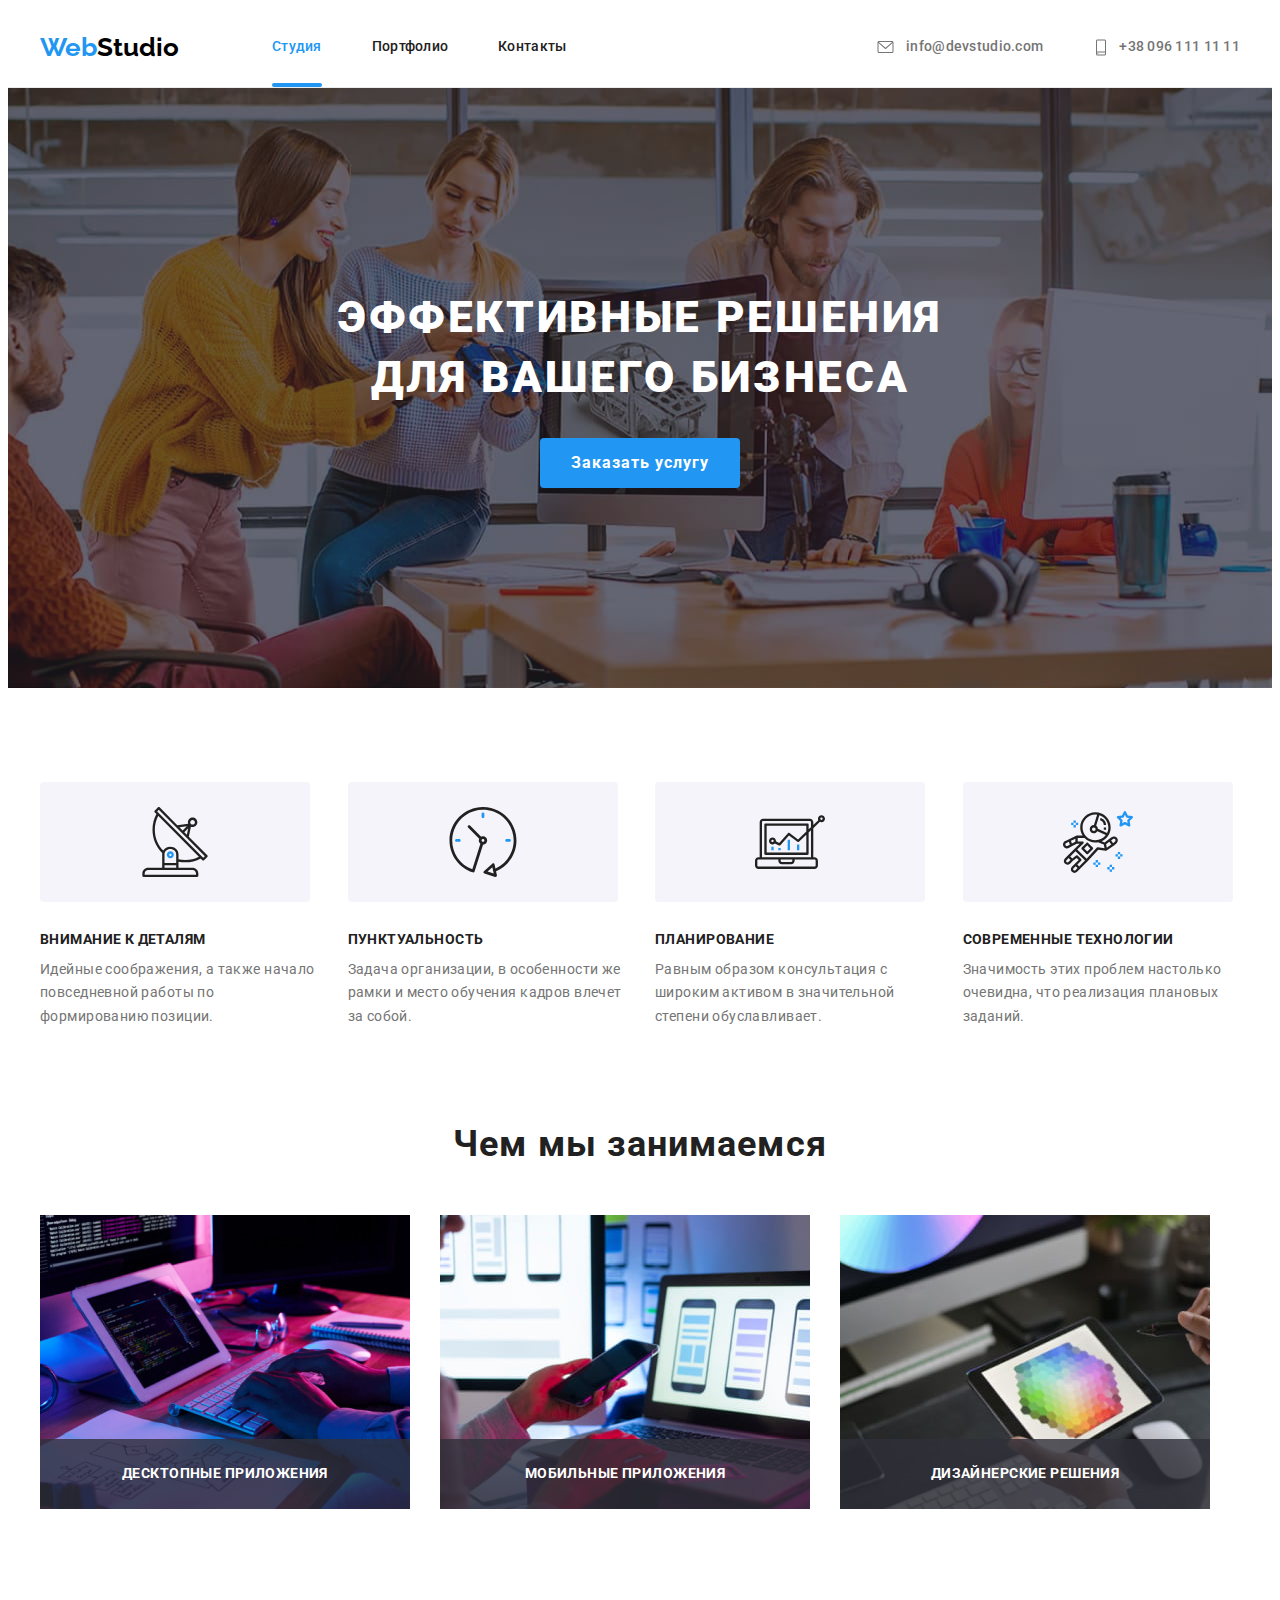
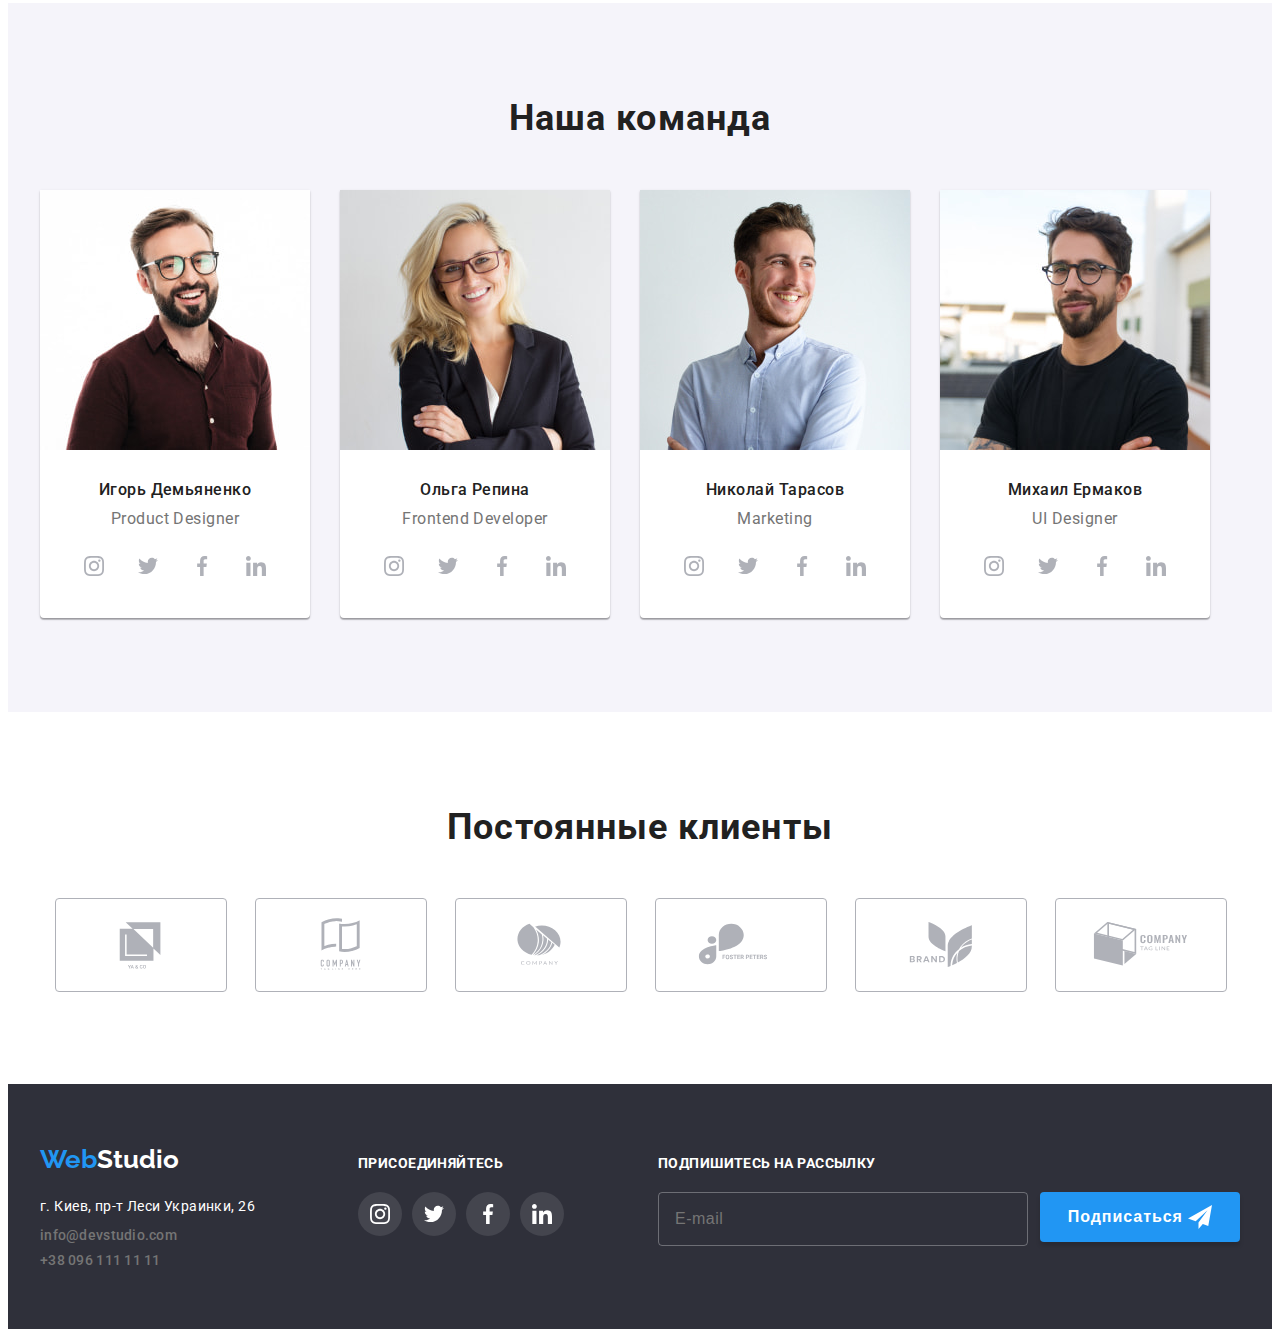
<file: index.html>
<!DOCTYPE html>
<html lang="ru">
  <head>
    <meta charset="UTF-8" />
    <meta http-equiv="X-UA-Compatible" content="IE=edge" />
    <meta name="viewport" content="width=device-width, initial-scale=1.0" />
    <link rel="preconnect" href="https://fonts.googleapis.com" />
    <link rel="preconnect" href="https://fonts.gstatic.com" crossorigin />
    <link
      href="https://fonts.googleapis.com/css2?family=Raleway:wght@700&family=Roboto:wght@400;500;700;900&display=swap"
      rel="stylesheet"
    />
    <title>Студия</title>
    <link
      rel="stylesheet"
      href="https://cdnjs.cloudflare.com/ajax/libs/modern-normalize/1.1.0/modern-normalize.min.css"
      integrity="sha512-wpPYUAdjBVSE4KJnH1VR1HeZfpl1ub8YT/NKx4PuQ5NmX2tKuGu6U/JRp5y+Y8XG2tV+wKQpNHVUX03MfMFn9Q=="
      crossorigin="anonymous"
      referrerpolicy="no-referrer"
    />

    <link rel="stylesheet" href="./css/main.min.css" />
  </head>
  <body>
    <header class="header">
      <div class="container header__container">
        <a lang="en" class="logo" href="./index.html">
          <span class="logo__name">Web</span>Studio
        </a>
        <nav class="navigation">
          <ul class="navigation__list list">
            <li class="navigation__item">
              <a
                href="./index.html"
                class="navigation__link link navigation__link--current"
                >Студия</a
              >
            </li>
            <li class="navigation__item">
              <a href="./portfolio.html" class="navigation__link link"
                >Портфолио</a
              >
            </li>
            <li class="navigation__item">
              <a href="./" class="navigation__link link">Контакты</a>
            </li>
          </ul>
        </nav>
        <ul class="contacts contacts__nav list">
          <li class="contacts__item">
            <a href="mailto:info@devstudio.com" class="contacts__link link">
              <svg class="contacts__icon" width="21" height="16">
                <use href="./images/icons.svg#icon-envelope"></use>
              </svg>
              info@devstudio.com</a
            >
          </li>
          <li class="contacts__item">
            <a href="tel:+380961111111" class="contacts__link link">
              <svg class="contacts__icon" width="16" height="21">
                <use href="./images/icons.svg#icon-smartphone"></use>
              </svg>
              +38 096 111 11 11</a
            >
          </li>
        </ul>
      </div>
    </header>

    <main>
      <section class="hero">
        <div class="container">
          <h1 class="hero__title">
            Эффективные решения
            <br />
            для вашего бизнеса
          </h1>

          <button type="button" class="hero__btn btn" data-modal-open>
            Заказать услугу
          </button>
        </div>
      </section>

      <!--Особенности-->
      <section class="section">
        <div class="container">
          <h2 class="visually-hidden">Особенности</h2>
          <ul class="features list">
            <li class="features-item">
              <div class="features-bgr">
                <svg class="features-icon" width="70" height="70">
                  <use href="./images/icons.svg#icon-antenna"></use>
                </svg>
              </div>
              <h3 class="features-title">Внимание к деталям</h3>
              <p class="features-text">
                Идейные соображения, а также начало повседневной работы по
                формированию позиции.
              </p>
            </li>
            <li class="features-item">
              <div class="features-bgr">
                <svg class="features-icon" width="70" height="70">
                  <use href="./images/icons.svg#icon-clock"></use>
                </svg>
              </div>
              <h3 class="features-title">Пунктуальность</h3>
              <p class="features-text">
                Задача организации, в особенности же рамки и место обучения
                кадров влечет за собой.
              </p>
            </li>
            <li class="features-item">
              <div class="features-bgr">
                <svg class="features-icon" width="70" height="70">
                  <use href="./images/icons.svg#icon-diagram"></use>
                </svg>
              </div>
              <h3 class="features-title">Планирование</h3>
              <p class="features-text">
                Равным образом консультация с широким активом в значительной
                степени обуславливает.
              </p>
            </li>
            <li class="features-item">
              <div class="features-bgr">
                <svg class="features-icon" width="70" height="70">
                  <use href="./images/icons.svg#icon-astronaut"></use>
                </svg>
              </div>
              <h3 class="features-title">Современные технологии</h3>
              <p class="features-text">
                Значимость этих проблем настолько очевидна, что реализация
                плановых заданий.
              </p>
            </li>
          </ul>
        </div>
      </section>
      <!--Чем мы занимаемся-->
      <section class="section about-us">
        <div class="container">
          <h2 class="section__title title">Чем мы занимаемся</h2>
          <ul class="work-list list">
            <li class="work-item">
              <img
                class="work-img"
                src="./images/img.jpg"
                alt="изображение планшета"
                width="370"
                height="294"
              />
              <p class="work-text">Десктопные приложения</p>
            </li>
            <li class="work-item">
              <img
                class="work-img"
                src="./images/img-1.jpg"
                alt="изображение телефона"
                width="370"
                height="294"
              />
              <p class="work-text">Мобильные приложения</p>
            </li>
            <li class="work-item">
              <img
                class="work-img"
                src="./images/img-2.jpg"
                alt="изображение цветовой палитры"
                width="370"
                height="294"
              />
              <p class="work-text">Дизайнерские решения</p>
            </li>
          </ul>
        </div>
      </section>
      <!--Наша команда-->
      <section class="section section--background-color">
        <div class="container">
          <h2 class="section__title title">Наша команда</h2>
          <ul class="our-team list">
            <li class="our-team__item">
              <img
                class="our-team__img"
                src="./images/img-3.jpg"
                alt="фотография прожект менеджера"
                width="270"
                height="260"
              />
              <div class="our-team__content">
                <h3 class="our-team__title">Игорь Демьяненко</h3>
                <p class="our-team__tex">Product Designer</p>
                <ul class="social list">
                  <li class="social__item">
                    <a
                      href=" "
                      class="social__link team__social__link--color link"
                    >
                      <svg class="social__icon" width="20" height="20">
                        <use href="./images/icons.svg#icon-instagram"></use>
                      </svg>
                    </a>
                  </li>
                  <li class="social__item">
                    <a
                      href=" "
                      class="social__link team__social__link--color link"
                    >
                      <svg class="social__icon" width="20" height="20">
                        <use href="./images/icons.svg#icon-twitter"></use>
                      </svg>
                    </a>
                  </li>
                  <li class="social__item">
                    <a
                      href=" "
                      class="social__link team__social__link--color link"
                    >
                      <svg class="social__icon" width="20" height="20">
                        <use href="./images/icons.svg#icon-facebook"></use>
                      </svg>
                    </a>
                  </li>
                  <li class="social__item">
                    <a
                      href=" "
                      class="social__link team__social__link--color link"
                    >
                      <svg class="social__icon" width="20" height="20">
                        <use href="./images/icons.svg#icon-linkedin"></use>
                      </svg>
                    </a>
                  </li>
                </ul>
              </div>
            </li>
            <li class="our-team__item">
              <img
                class="our-team__img"
                src="./images/img-4.jpg"
                alt="фотография фронденд разработчика"
                width="270"
                height="260"
              />
              <div class="our-team__content">
                <h3 class="our-team__title">Ольга Репина</h3>
                <p class="our-team__tex">Frontend Developer</p>
                <ul class="social list">
                  <li class="social__item">
                    <a
                      href=" "
                      class="social__link team__social__link--color link"
                    >
                      <svg class="social__icon" width="20" height="20">
                        <use href="./images/icons.svg#icon-instagram"></use>
                      </svg>
                    </a>
                  </li>
                  <li class="social__item">
                    <a
                      href=" "
                      class="social__link team__social__link--color link"
                    >
                      <svg class="social__icon" width="20" height="20">
                        <use href="./images/icons.svg#icon-twitter"></use>
                      </svg>
                    </a>
                  </li>
                  <li class="social__item">
                    <a
                      href=" "
                      class="social__link team__social__link--color link"
                    >
                      <svg class="social__icon" width="20" height="20">
                        <use href="./images/icons.svg#icon-facebook"></use>
                      </svg>
                    </a>
                  </li>
                  <li class="social__item">
                    <a
                      href=" "
                      class="social__link team__social__link--color link"
                    >
                      <svg class="social__icon" width="20" height="20">
                        <use href="./images/icons.svg#icon-linkedin"></use>
                      </svg>
                    </a>
                  </li>
                </ul>
              </div>
            </li>
            <li class="our-team__item">
              <img
                class="our-team__img"
                src="./images/img-5.jpg"
                alt="фотография маркетолога"
                width="270"
                height="260"
              />
              <div class="our-team__content">
                <h3 class="our-team__title">Николай Тарасов</h3>
                <p class="our-team__tex">Marketing</p>
                <ul class="social list">
                  <li class="social__item">
                    <a
                      href=" "
                      class="social__link team__social__link--color link"
                    >
                      <svg class="social__icon" width="20" height="20">
                        <use href="./images/icons.svg#icon-instagram"></use>
                      </svg>
                    </a>
                  </li>
                  <li class="social__item">
                    <a
                      href=" "
                      class="social__link team__social__link--color link"
                    >
                      <svg class="social__icon" width="20" height="20">
                        <use href="./images/icons.svg#icon-twitter"></use>
                      </svg>
                    </a>
                  </li>
                  <li class="social__item">
                    <a
                      href=" "
                      class="social__link team__social__link--color link"
                    >
                      <svg class="social__icon" width="20" height="20">
                        <use href="./images/icons.svg#icon-facebook"></use>
                      </svg>
                    </a>
                  </li>
                  <li class="social__item">
                    <a
                      href=" "
                      class="social__link team__social__link--color link"
                    >
                      <svg class="social__icon" width="20" height="20">
                        <use href="./images/icons.svg#icon-linkedin"></use>
                      </svg>
                    </a>
                  </li>
                </ul>
              </div>
            </li>
            <li class="our-team__item">
              <img
                class="our-team__img"
                src="./images/img-6.jpg"
                alt="фотография дизайнера"
                width="270"
                height="260"
              />
              <div class="our-team__content">
                <h3 class="our-team__title">Михаил Ермаков</h3>
                <p class="our-team__tex">UI Designer</p>
                <ul class="social list">
                  <li class="social__item">
                    <a
                      href=" "
                      class="social__link team__social__link--color link"
                    >
                      <svg class="social__icon" width="20" height="20">
                        <use href="./images/icons.svg#icon-instagram"></use>
                      </svg>
                    </a>
                  </li>
                  <li class="social__item">
                    <a
                      href=" "
                      class="social__link team__social__link--color link"
                    >
                      <svg class="social__icon" width="20" height="20">
                        <use href="./images/icons.svg#icon-twitter"></use>
                      </svg>
                    </a>
                  </li>
                  <li class="social__item">
                    <a
                      href=" "
                      class="social__link team__social__link--color link"
                    >
                      <svg class="social__icon" width="20" height="20">
                        <use href="./images/icons.svg#icon-facebook"></use>
                      </svg>
                    </a>
                  </li>
                  <li class="social__item">
                    <a
                      href=" "
                      class="social__link team__social__link--color link"
                    >
                      <svg class="social__icon" width="20" height="20">
                        <use href="./images/icons.svg#icon-linkedin"></use>
                      </svg>
                    </a>
                  </li>
                </ul>
              </div>
            </li>
          </ul>
        </div>
      </section>
      <!--Клиенты-->
      <section class="section clients">
        <div class="container">
          <h2 class="section__title title">Постоянные клиенты</h2>
          <ul class="clients-list list">
            <li class="clients-item">
              <a href="" class="clients-link link">
                <svg class="clients-icon" width="106" height="60">
                  <use href="./images/icons.svg#icon-Logo_1"></use>
                </svg>
              </a>
            </li>
            <li class="clients-item">
              <a href="" class="clients-link link">
                <svg class="clients-icon" width="106" height="60">
                  <use href="./images/icons.svg#icon-Logo_2"></use>
                </svg>
              </a>
            </li>
            <li class="clients-item">
              <a href="" class="clients-link link">
                <svg class="clients-icon" width="106" height="60">
                  <use href="./images/icons.svg#icon-Logo_3"></use>
                </svg>
              </a>
            </li>
            <li class="clients-item">
              <a href="" class="clients-link link">
                <svg class="clients-icon" width="106" height="60">
                  <use href="./images/icons.svg#icon-Logo_4"></use>
                </svg>
              </a>
            </li>
            <li class="clients-item">
              <a href="" class="clients-link link">
                <svg class="clients-icon" width="106" height="60">
                  <use href="./images/icons.svg#icon-Logo_5"></use>
                </svg>
              </a>
            </li>
            <li class="clients-item">
              <a href="" class="clients-link link">
                <svg class="clients-icon" width="106" height="60">
                  <use href="./images/icons.svg#icon-Logo_6"></use>
                </svg>
              </a>
            </li>
          </ul>
        </div>
      </section>
    </main>
    <!--Подвал-->
    <footer class="footer">
      <div class="container footer__container">
        <div class="footer-navigation">
          <a lang="en" class="logo footer__logo--color" href="./index.html">
            <span class="logo__name">Web</span>Studio</a
          >

          <address class="footer-contacts">
            <ul class="footer-contacts-nav list">
              <li class="footer-contacts-nav__item">
                <a
                  class="footer-contacts__address link"
                  href="https://goo.gl/maps/B6ewJvgk48bcKLAQ6"
                  target="_blank"
                  rel="noopener nofollow noreferr"
                  >г. Киев, пр-т Леси Украинки, 26</a
                >
              </li>
              <li class="footer-contacts-nav__item">
                <a href="mailto:info@devstudio.com" class="contacts__link link"
                  >info@devstudio.com</a
                >
              </li>
              <li class="footer-contacts-nav__item">
                <a href="tel:+380961111111" class="contacts__link link"
                  >+38 096 111 11 11</a
                >
              </li>
            </ul>
          </address>
        </div>
        <div class="footer-social-block">
          <h2 class="footer-social-block__title">присоединяйтесь</h2>
          <ul class="social list">
            <li class="social__item">
              <a href=" " class="social__link footer__social__link--color link">
                <svg class="social__icon" width="20" height="20">
                  <use href="./images/icons.svg#icon-instagram"></use>
                </svg>
              </a>
            </li>
            <li class="social__item">
              <a href=" " class="social__link footer__social__link--color link">
                <svg class="social__icon" width="20" height="20">
                  <use href="./images/icons.svg#icon-twitter"></use>
                </svg>
              </a>
            </li>
            <li class="social__item">
              <a href=" " class="social__link footer__social__link--color link">
                <svg class="social__icon" width="20" height="20">
                  <use href="./images/icons.svg#icon-facebook"></use>
                </svg>
              </a>
            </li>
            <li class="social__item">
              <a href=" " class="social__link footer__social__link--color link">
                <svg class="social__icon" width="20" height="20">
                  <use href="./images/icons.svg#icon-linkedin"></use>
                </svg>
              </a>
            </li>
          </ul>
        </div>
        <div class="subscrible">
          <p class="subscrible__title">Подпишитесь на рассылку</p>
          <div class="subscrible__modal">
            <form class="subscrible__form">
              <div class="subscrible__box">
                <label class="subscrible__lable visually-hidden" for="mail"
                  >E-mail</label
                >
                <input
                  type="email"
                  class="subscrible__input"
                  name="user-email"
                  id="mail"
                  required
                  placeholder="E-mail "
                />
                <button type="submit" class="btn-footer-send">
                  Подписаться
                  <svg class="subscrible__icon" width="24" height="24">
                    <use href="./images/icons.svg#icon-icon-send"></use>
                  </svg>
                </button>
              </div>
            </form>
          </div>
        </div>
      </div>
    </footer>
    <!--Modal-->
    <div class="backdrop is-hidden" data-modal>
      <div class="modal">
        <button type="button" class="modal-close" data-modal-close>
          <svg class="btn-modal-close" width="18" height="18">
            <use href="./images/icons.svg#icon-close-black"></use>
          </svg>
        </button>
        <p class="modal-title">Оставьте свои данные, мы вам перезвоним</p>
        <form class="modal-form">
          <div class="modal-field">
            <label class="modal-label" for="user-name"> Имя</label>
            <div class="input-wrap">
              <input
                type="text"
                class="modal-input"
                name="user-name"
                placeholder="Введите имя"
                required
                id="user-name"
              />
              <svg class="input-icon" width="18" height="18">
                <use href="./images/icons.svg#icon-person-mod"></use>
              </svg>
            </div>
          </div>
          <div class="modal-field">
            <label class="modal-label" for="user-tel">Телефон</label>
            <div class="input-wrap">
              <input
                type="tel"
                class="modal-input"
                placeholder="Введите номер телефона"
                name="user-tel"
                id="user-tel"
                required
                value=""
                title="+380 (96) 111-11-11"
              />
              <svg class="input-icon" width="18" height="18">
                <use href="./images/icons.svg#icon-phone-mod"></use>
              </svg>
            </div>
          </div>
          <div class="modal-field">
            <label class="modal-label" for="user-email">Почта</label>
            <div class="input-wrap">
              <input
                type="email"
                class="modal-input"
                name="user-email"
                placeholder="Введите почту"
                id="user-email"
              />
              <svg class="input-icon" width="18" height="18">
                <use href="./images/icons.svg#icon-email-mod"></use>
              </svg>
            </div>
          </div>

          <div class="modal-field">
            <label class="modal-label" for="user-text">Комментарий</label>
            <textarea
              name="user-text"
              id="user-text"
              placeholder="Введите текст"
              class="modal-text"
            ></textarea>
          </div>
          <div class="modal-field-chek">
            <input
              type="checkbox"
              name="policy"
              id="policy"
              class="modal-check visually-hidden"
              value="true"
            />
            <label for="policy" class="check-text">
              <span>
                <svg class="check-icon" width="13" height="10">
                  <use href="./images/icons.svg#icon-check-mod"></use>
                </svg>
              </span>
              Соглашаюсь с рассылкой и принимаю &ensp;

              <a href="" class="modal-link">Условия договора</a></label
            >
          </div>

          <button type="submit" class="hero__btn">Отправить</button>
        </form>
      </div>
    </div>
    <script src="./js/modal.js"></script>
  </body>
</html>
</file>
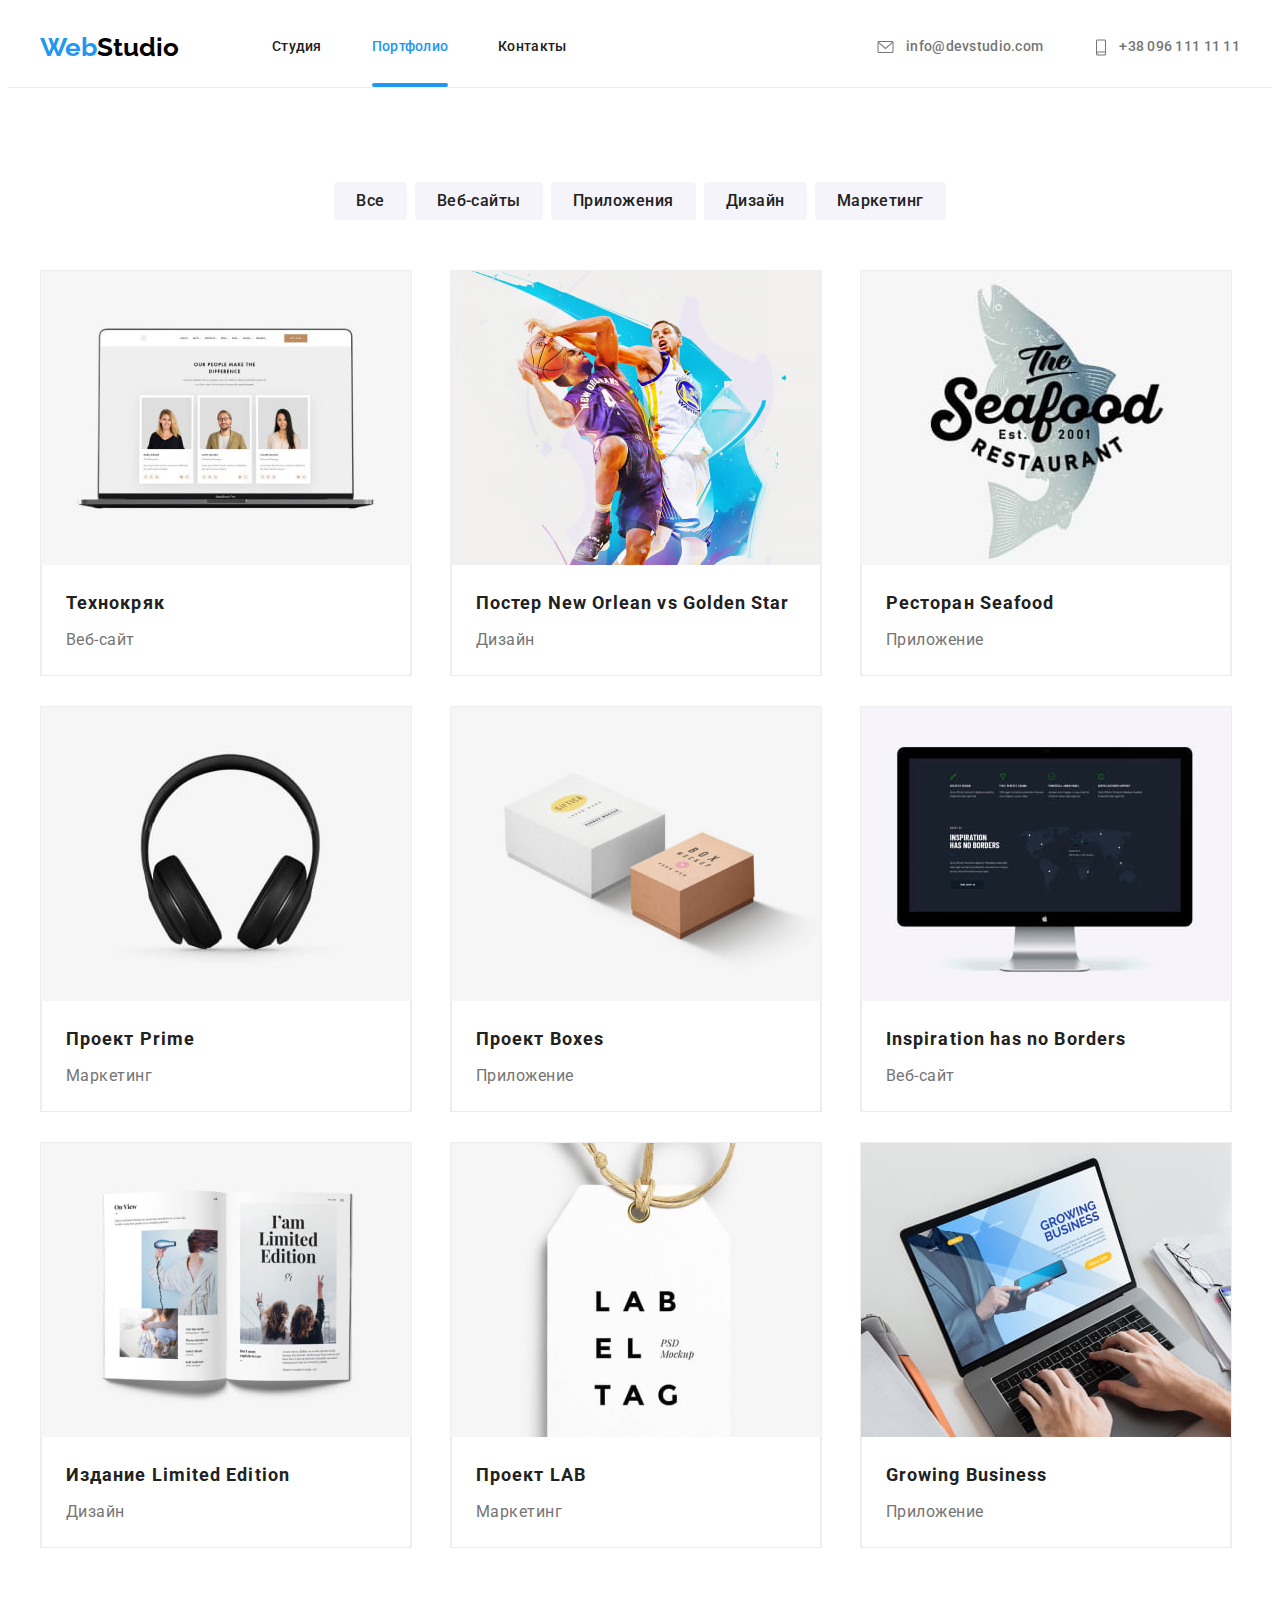
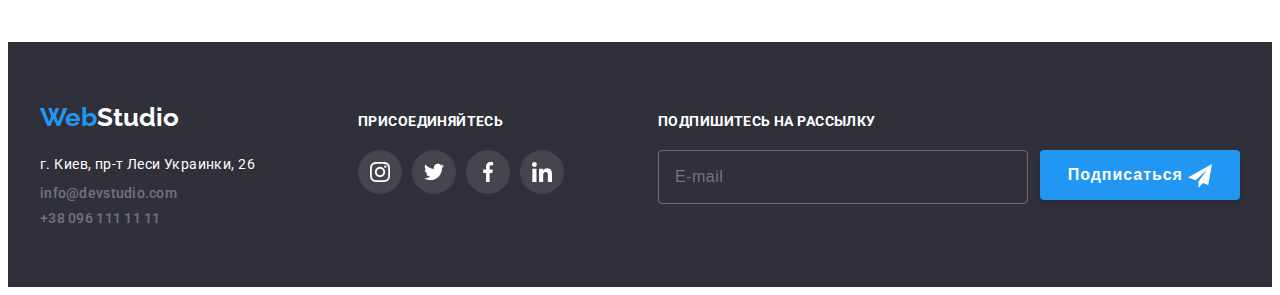
<file: portfolio.html>
<!DOCTYPE html>
<html lang="ru">
  <head>
    <meta charset="UTF-8" />
    <meta http-equiv="X-UA-Compatible" content="IE=edge" />
    <meta name="viewport" content="width=device-width, initial-scale=1.0" />
    <link rel="preconnect" href="https://fonts.googleapis.com" />
    <link rel="preconnect" href="https://fonts.gstatic.com" crossorigin />
    <link
      href="https://fonts.googleapis.com/css2?family=Raleway:wght@700&family=Roboto:wght@400;500;700;900&display=swap"
      rel="stylesheet"
    />
    <title>Портфолио</title>
    <link
      rel="stylesheet"
      href="https://cdnjs.cloudflare.com/ajax/libs/modern-normalize/1.1.0/modern-normalize.min.css"
      integrity="sha512-wpPYUAdjBVSE4KJnH1VR1HeZfpl1ub8YT/NKx4PuQ5NmX2tKuGu6U/JRp5y+Y8XG2tV+wKQpNHVUX03MfMFn9Q=="
      crossorigin="anonymous"
      referrerpolicy="no-referrer"
    />

    <link rel="stylesheet" href="./css/main.min.css" />
  </head>
  <body>
    <header class="header">
      <div class="container header__container">
        <a lang="en" class="logo" href="./index.html">
          <span class="logo__name">Web</span>Studio
        </a>
        <nav class="navigation">
          <ul class="navigation__list list">
            <li class="navigation__item">
              <a href="./index.html" class="navigation__link link">Студия</a>
            </li>
            <li class="navigation__item">
              <a
                href="./portfolio.html"
                class="navigation__link navigation__link--current link"
                >Портфолио</a
              >
            </li>
            <li class="navigation__item">
              <a href="./" class="navigation__link link">Контакты</a>
            </li>
          </ul>
        </nav>
        <ul class="contacts contacts__nav list">
          <li class="contacts__item">
            <a href="mailto:info@devstudio.com" class="contacts__link link">
              <svg class="contacts__icon" width="21" height="16">
                <use href="./images/icons.svg#icon-envelope"></use>
              </svg>
              info@devstudio.com</a
            >
          </li>
          <li class="contacts__item">
            <a href="tel:+380961111111" class="contacts__link link">
              <svg class="contacts__icon" width="16" height="21">
                <use href="./images/icons.svg#icon-smartphone"></use>
              </svg>
              +38 096 111 11 11</a
            >
          </li>
        </ul>
      </div>
    </header>

    <main>
      <section class="section">
        <div class="container">
          <h1 class="visually-hidden">Примеры портфолио</h1>
          <ul class="filter list">
            <li class="filter-item">
              <button type="button" class="portfolio-btn">Все</button>
            </li>
            <li class="filter-item">
              <button type="button" class="portfolio-btn">Веб-сайты</button>
            </li>
            <li class="filter-item">
              <button type="button" class="portfolio-btn">Приложения</button>
            </li>
            <li class="filter-item">
              <button type="button" class="portfolio-btn">Дизайн</button>
            </li>
            <li class="filter-item">
              <button type="button" class="portfolio-btn">Маркетинг</button>
            </li>
          </ul>
          <ul class="projects list">
            <li class="projects-item">
              <a class="projects-link link" href="">
                <div class="projects-top-wrap">
                  <img
                    class="projects-img"
                    src="./images/img-portfolio-1.jpg"
                    alt="Пример работы 1"
                    width="370"
                    height="294"
                  />
                  <p class="projects-top-text">
                    Ресурс предлагает комплексные предложения с разным уровнем
                    функционала и сервисов. Все это позволит посетителю получить
                    исчерпывающие сведения о компании или частном лице.
                  </p>
                </div>

                <div class="projects-content">
                  <h2 class="projects-title">Технокряк</h2>
                  <p class="projects-text">Веб-сайт</p>
                </div>
              </a>
            </li>
            <li class="projects-item">
              <a class="projects-link link" href="">
                <div class="projects-top-wrap">
                  <img
                    class="projects-img"
                    src="./images/img-portfolio-2.jpg"
                    alt="Пример работы 2"
                    width="370"
                    height="294"
                  />
                  <p class="projects-top-text">
                    Ресурс предлагает комплексные предложения с разным уровнем
                    функционала и сервисов. Все это позволит посетителю получить
                    исчерпывающие сведения о компании или частном лице.
                  </p>
                </div>

                <div class="projects-content">
                  <h2 class="projects-title">
                    Постер New Orlean vs Golden Star
                  </h2>
                  <p class="projects-text">Дизайн</p>
                </div>
              </a>
            </li>
            <li class="projects-item">
              <a class="projects-link link" href="">
                <div class="projects-top-wrap">
                  <img
                    class="projects-img"
                    src="./images/img-portfolio-3.jpg"
                    alt="Пример работы 3"
                    width="370"
                    height="294"
                  />
                  <p class="projects-top-text">
                    Ресурс предлагает комплексные предложения с разным уровнем
                    функционала и сервисов. Все это позволит посетителю получить
                    исчерпывающие сведения о компании или частном лице.
                  </p>
                </div>

                <div class="projects-content">
                  <h2 class="projects-title">Ресторан Seafood</h2>
                  <p class="projects-text">Приложение</p>
                </div>
              </a>
            </li>
            <li class="projects-item">
              <a class="projects-link link" href="">
                <div class="projects-top-wrap">
                  <img
                    class="projects-img"
                    src="./images/img-portfolio-4.jpg"
                    alt="Пример работы 4"
                    width="370"
                    height="294"
                  />
                  <p class="projects-top-text">
                    Ресурс предлагает комплексные предложения с разным уровнем
                    функционала и сервисов. Все это позволит посетителю получить
                    исчерпывающие сведения о компании или частном лице.
                  </p>
                </div>
                <div class="projects-content">
                  <h2 class="projects-title">Проект Prime</h2>
                  <p class="projects-text">Маркетинг</p>
                </div>
              </a>
            </li>
            <li class="projects-item">
              <a class="projects-link link" href="">
                <div class="projects-top-wrap">
                  <img
                    class="projects-img"
                    src="./images/img-portfolio-5.jpg"
                    alt="Пример работы 5"
                    width="370"
                    height="294"
                  />
                  <p class="projects-top-text">
                    Ресурс предлагает комплексные предложения с разным уровнем
                    функционала и сервисов. Все это позволит посетителю получить
                    исчерпывающие сведения о компании или частном лице.
                  </p>
                </div>
                <div class="projects-content">
                  <h2 class="projects-title">Проект Boxes</h2>
                  <p class="projects-text">Приложение</p>
                </div>
              </a>
            </li>
            <li class="projects-item">
              <a class="projects-link link" href="">
                <div class="projects-top-wrap">
                  <img
                    class="projects-img"
                    src="./images/img-portfolio-6.jpg"
                    alt="Пример работы 6"
                    width="370"
                    height="294"
                  />
                  <p class="projects-top-text">
                    Ресурс предлагает комплексные предложения с разным уровнем
                    функционала и сервисов. Все это позволит посетителю получить
                    исчерпывающие сведения о компании или частном лице.
                  </p>
                </div>
                <div class="projects-content">
                  <h2 class="projects-title">Inspiration has no Borders</h2>
                  <p class="projects-text">Веб-сайт</p>
                </div>
              </a>
            </li>
            <li class="projects-item">
              <a class="projects-link link" href="">
                <div class="projects-top-wrap">
                  <img
                    class="projects-img"
                    src="./images/img-portfolio-7.jpg"
                    alt="Пример работы 7"
                    width="370"
                    height="294"
                  />
                  <p class="projects-top-text">
                    Ресурс предлагает комплексные предложения с разным уровнем
                    функционала и сервисов. Все это позволит посетителю получить
                    исчерпывающие сведения о компании или частном лице.
                  </p>
                </div>

                <div class="projects-content">
                  <h2 class="projects-title">Издание Limited Edition</h2>
                  <p class="projects-text">Дизайн</p>
                </div>
              </a>
            </li>
            <li class="projects-item">
              <a class="projects-link link" href="">
                <div class="projects-top-wrap">
                  <img
                    class="projects-img"
                    src="./images/img-portfolio-8.jpg"
                    alt="Пример работы 8"
                    width="370"
                    height="294"
                  />
                  <p class="projects-top-text">
                    Ресурс предлагает комплексные предложения с разным уровнем
                    функционала и сервисов. Все это позволит посетителю получить
                    исчерпывающие сведения о компании или частном лице.
                  </p>
                </div>
                <div class="projects-content">
                  <h2 class="projects-title">Проект LAB</h2>
                  <p class="projects-text">Маркетинг</p>
                </div>
              </a>
            </li>
            <li class="projects-item">
              <a class="projects-link link" href="">
                <div class="projects-top-wrap">
                  <img
                    class="projects-img"
                    src="./images/img-portfolio-9.jpg"
                    alt="Пример работы 9"
                    width="370"
                    height="294"
                  />
                  <p class="projects-top-text">
                    Ресурс предлагает комплексные предложения с разным уровнем
                    функционала и сервисов. Все это позволит посетителю получить
                    исчерпывающие сведения о компании или частном лице.
                  </p>
                </div>

                <div class="projects-content">
                  <h2 class="projects-title">Growing Business</h2>
                  <p class="projects-text">Приложение</p>
                </div>
              </a>
            </li>
          </ul>
        </div>
      </section>
    </main>
    <!--Подвал-->
    <footer class="footer">
      <div class="container footer__container">
        <div class="footer-navigation">
          <a lang="en" class="logo footer__logo--color" href="./index.html">
            <span class="logo__name">Web</span>Studio</a
          >

          <address class="footer-contacts">
            <ul class="footer-contacts-nav list">
              <li class="footer-contacts-nav__item">
                <a
                  class="footer-contacts__address link"
                  href="https://goo.gl/maps/B6ewJvgk48bcKLAQ6"
                  target="_blank"
                  rel="noopener nofollow noreferr"
                  >г. Киев, пр-т Леси Украинки, 26</a
                >
              </li>
              <li class="footer-contacts-nav__item">
                <a href="mailto:info@devstudio.com" class="contacts__link link"
                  >info@devstudio.com</a
                >
              </li>
              <li class="footer-contacts-nav__item">
                <a href="tel:+380961111111" class="contacts__link link"
                  >+38 096 111 11 11</a
                >
              </li>
            </ul>
          </address>
        </div>
        <div class="footer-social-block">
          <h2 class="footer-social-block__title">присоединяйтесь</h2>
          <ul class="social list">
            <li class="social__item">
              <a href=" " class="social__link footer__social__link--color link">
                <svg class="social__icon" width="20" height="20">
                  <use href="./images/icons.svg#icon-instagram"></use>
                </svg>
              </a>
            </li>
            <li class="social__item">
              <a href=" " class="social__link footer__social__link--color link">
                <svg class="social__icon" width="20" height="20">
                  <use href="./images/icons.svg#icon-twitter"></use>
                </svg>
              </a>
            </li>
            <li class="social__item">
              <a href=" " class="social__link footer__social__link--color link">
                <svg class="social__icon" width="20" height="20">
                  <use href="./images/icons.svg#icon-facebook"></use>
                </svg>
              </a>
            </li>
            <li class="social__item">
              <a href=" " class="social__link footer__social__link--color link">
                <svg class="social__icon" width="20" height="20">
                  <use href="./images/icons.svg#icon-linkedin"></use>
                </svg>
              </a>
            </li>
          </ul>
        </div>
        <div class="subscrible">
          <p class="subscrible__title">Подпишитесь на рассылку</p>
          <div class="subscrible__modal">
            <form class="subscrible__form">
              <div class="subscrible__box">
                <label class="subscrible__lable visually-hidden" for="mail"
                  >E-mail</label
                >
                <input
                  type="email"
                  class="subscrible__input"
                  name="user-email"
                  id="mail"
                  required
                  placeholder="E-mail "
                />
                <button type="submit" class="btn-footer-send">
                  Подписаться
                  <svg class="subscrible__icon" width="24" height="24">
                    <use href="./images/icons.svg#icon-icon-send"></use>
                  </svg>
                </button>
              </div>
            </form>
          </div>
        </div>
      </div>
    </footer>
  </body>
</html>
</file>
<file: css/main.min.css>
:root{--first-title-color: #757575;--second-title-color: #212121;--third-title-color: #ffffff;--add-title-color: rgba(255, 255, 255, 0.6);--first-btn-color: #212121;--second-btn-color: #ffffff;--background-btn-color: #f5f4fa;--accent-color: #2196f3;--second-accent-color: #188ce8;--first-background-color: #ffffff;--second-background-color: #2f303a;--third-background-color: #f5f4fa;--black-color: #000000;--background-work-color: rgba(47, 48, 58, 0.8);--link-color:#afb1b8;--time: 250ms;--time-function: cubic-bezier(0.4, 0, 0.2, 1);--font-family:"Roboto", sans-serif ;--font-family-accent:"Raleway", sans-serif}p,h1,h2,h3,h4,h5,h6{margin:0}ul,ol{margin:0;padding-left:0}a{color:currentColor}img{display:block;max-width:100%;height:auto}li{display:list-item}body{background-color:var(--first-background-color);font-family:var(--font-family);color:var(--first-title-color)}.list{list-style:none}.link{text-decoration:none;font-style:normal;color:inherit}.visually-hidden{position:absolute;width:1px;height:1px;margin:-1px;border:0;padding:0;white-space:nowrap;clip-path:inset(100%);clip:rect(0 0 0 0);overflow:hidden}.logo{text-decoration:none;font-family:var(--font-family-accent);font-size:26px;line-height:1.19;font-weight:700;color:var(--black-color);margin-right:93px;display:block}.logo__name{color:var(--accent-color)}.footer__logo--color{color:var(--third-title-color);margin-bottom:20px;margin-right:0px}.social{display:flex;justify-content:center;gap:10px}.social__link{width:44px;height:44px;border-radius:50%;display:flex;align-items:center;justify-content:center;transition-property:background-color;transition-duration:var(--time);transition-timing-function:var(--time-function)}.team__social__link--color{background-color:var(--second-btn-color);fill:var(--link-color)}.team__social__link--color:hover,.team__social__link--color:focus{background-color:var(--accent-color);fill:var(--second-btn-color)}.footer__social__link--color{background-color:rgba(255,255,255,.1);fill:var(--second-btn-color)}.footer__social__link--color:hover,.footer__social__link--color:focus{background-color:var(--accent-color)}.container{width:1200px;margin-left:auto;margin-right:auto;padding-left:15px;padding-right:15px}.section{padding-top:94px;padding-bottom:94px}.section__title{margin-bottom:50px}.section--background-color{background-color:var(--third-background-color)}.title{font-size:36px;line-height:1.17;font-weight:700;letter-spacing:.03em;text-align:center;color:var(--first-btn-color)}.hero__btn{margin:0 auto;display:block;font-family:inherit;font-size:16px;line-height:1.88;font-weight:700;letter-spacing:.06em;min-width:200px;height:50px;align-items:center;text-align:center;cursor:pointer;border-style:none;border-radius:4px;color:var(--second-btn-color);background-color:var(--accent-color);transition-property:background-color;transition-duration:var(--time);transition-timing-function:var(--time-function)}.hero__btn:hover,.hero__btn:focus{background-color:var(--second-accent-color)}.portfolio-btn{font-family:inherit;font-size:16px;line-height:1.62;font-weight:500;letter-spacing:.03em;text-align:center;cursor:pointer;border-style:none;border-radius:4px;color:var(--first-btn-color);background-color:var(--background-btn-color);padding-top:6px;padding-bottom:6px;padding-left:22px;padding-right:22px;transition-property:color,background-color,box-shadow;transition-duration:var(--time);transition-timing-function:var(--time-function)}.portfolio-btn:hover,.portfolio-btn:focus{background-color:var(--accent-color);color:var(--second-btn-color);box-shadow:0px 3px 1px rgba(0,0,0,.1),0px 1px 2px rgba(0,0,0,.08),0px 2px 2px rgba(0,0,0,.12)}.backdrop{position:fixed;top:0;width:100%;height:100%;background-color:rgba(0,0,0,.2);transition:opacity 250ms cubic-bezier(0.92, 0.21, 0.96, 0.26),visibility 250ms cubic-bezier(0.92, 0.21, 0.96, 0.26)}.modal{background-color:var(--second-btn-color);border-radius:4px;box-shadow:0px 1px 3px rgba(133,132,132,.12),0px 1px 1px rgba(0,0,0,.14),0px 2px 1px rgba(0,0,0,.2);min-width:528px;min-height:581px;position:absolute;top:50%;left:50%;transform:translate(-50%, -50%) scale(1);transition:transform 250ms cubic-bezier(0.4, 0, 0.2, 1);padding:40px}.backdrop.is-hidden .modal{transform:translate(-50%, -50%) scale(0.15)}.modal-close{position:absolute;right:8px;top:8px;border:1px solid rgba(0,0,0,.1);border-radius:50%;background-color:rgba(0,0,0,0);width:30px;height:30px;display:flex;align-items:center;justify-content:center;cursor:pointer;transition-property:fill;transition-duration:var(--time);transition-timing-function:var(--time-function)}.modal-close:hover,.modal-close:focus{fill:var(--accent-color)}.is-hidden{opacity:0;visibility:hidden;pointer-events:none}.modal-title{font-size:20px;line-height:1.15;font-weight:700;letter-spacing:.03em;text-align:center;color:var(--first-btn-color);margin-bottom:12px}.modal-input{width:100%;height:40px;border:1px solid rgba(33,33,33,.2);border-radius:4px;padding-left:30px;color:#555;font-size:14px;font-weight:600;outline:rgba(0,0,0,0);transition:border-color var(--time) var(--time-function)}.modal-input:focus{border-color:var(--accent-color)}.modal-input:not(:focus):not(:placeholder-shown):valid{background-color:rgba(27,131,19,.361)}.modal-input:not(:focus):not(:placeholder-shown):invalid{background-color:rgba(131,62,19,.361)}.modal-input::placeholder{font-size:12px;line-height:1.16;letter-spacing:.01em;color:rgba(117,117,117,.5)}.input-wrap{position:relative}.input-icon{position:absolute;left:8px;top:50%;transform:translateY(-50%);transition:fill var(--time) var(--time-function)}.modal-input:focus+.input-icon{fill:var(--accent-color)}.modal-label{position:relative;margin-bottom:4px;display:block;font-size:12px;line-height:1.16;font-weight:400;letter-spacing:.01em;color:var(--first-title-color)}.modal-link{color:var(--accent-color)}.modal-field div:last-child{margin-bottom:10px}.modal-field-chek{margin-top:20px;margin-bottom:30px}.modal-text{display:block;width:100%;height:120px;border:1px solid rgba(33,33,33,.2);border-radius:4px;resize:none;padding:12px;outline:rgba(0,0,0,0);transition:border-color var(--time) var(--time-function)}.modal-text:focus{border-color:var(--accent-color)}.modal-text::placeholder{font-size:12px;line-height:1.16;letter-spacing:.01em;color:rgba(117,117,117,.5)}.check-text{display:flex;align-items:center;justify-content:center;font-size:14px;line-height:1.71;letter-spacing:.03em;color:var(--first-title-color)}.check-text span{width:16px;height:15px;border:2px solid #303030;border-radius:2px;margin-right:10px;display:flex;align-items:center;justify-content:center}.modal-check:checked+.check-text span{background-color:var(--accent-color);border:none}.modal-check:focus+.check-text span{border-color:var(--accent-color)}.check-icon{opacity:0}.modal-check:checked+.check-text .check-icon{fill:var(--second-btn-color);opacity:1}.navigation__link{color:var(--second-title-color);transition-property:color;transition-duration:var(--time);transition-timing-function:var(--time-function)}.navigation__link:hover,.navigation__link:focus{color:var(--accent-color)}.navigation__link,.contacts__link,.footer-link{font-size:14px;line-height:1.14;font-weight:500;letter-spacing:.02em}.navigation__link,.contacts__link{display:flex;align-items:center}.contacts__link{color:var(--first-title-color);transition-property:color,fill;transition-duration:var(--time);transition-timing-function:var(--time-function)}.contacts__link:hover,.contacts__link:focus{color:var(--accent-color)}.contacts__icon{fill:currentColor;margin-right:10px}.navigation__list{display:flex}.navigation__item:not(:first-child){margin-left:50px}.contacts{display:flex;align-items:center}.contacts__item:not(:first-child){margin-left:50px}.navigation__link--current{position:relative;color:var(--accent-color)}.navigation__link--current::after{position:absolute;content:"";width:100%;height:4px;border-radius:2px;left:0;background-color:var(--accent-color);bottom:-32px}.header__container{display:flex;align-items:center;padding-top:24px;padding-bottom:24px}.contacts__nav{margin-left:auto}.header{border-bottom:1px solid #ececec}.hero{background-color:var(--second-background-color);padding-top:200px;padding-bottom:200px;max-width:1600px;background-image:linear-gradient(rgba(47, 48, 58, 0.4), rgba(47, 48, 58, 0.4)),url(../images/hero-bgr.jpg);background-repeat:no-repeat;background-position:center;background-size:cover;margin-left:auto;margin-right:auto}.hero__title{font-size:44px;line-height:1.36;font-weight:900;letter-spacing:.06em;text-align:center;text-transform:uppercase;color:var(--third-title-color);display:block;max-width:696px;margin-right:auto;margin-left:auto;margin-bottom:30px}.features-title{font-size:14px;line-height:1.14;font-weight:700;letter-spacing:.03em;text-transform:uppercase;color:var(--second-title-color)}.features-text{font-size:14px;line-height:1.71;letter-spacing:.03em}.features{display:flex;column-gap:30px}.features-item{flex-basis:calc((100% - 90px)/4)}.features-title{margin-bottom:10px}.features-bgr{display:flex;align-items:center;justify-content:center;width:270px;height:120px;background:#f5f4fa;border-radius:4px;margin-bottom:30px}.work-list{display:flex;column-gap:30px}.about-us{padding-top:0px}.work-item{position:relative}.work-text{position:absolute;width:100%;height:70px;bottom:0;left:0;display:flex;align-items:center;justify-content:center;font-size:14px;line-height:1.14;font-weight:700;letter-spacing:.03em;text-align:center;text-transform:uppercase;color:var(--first-background-color);background-color:var(--background-work-color)}.our-team{display:flex;gap:30px}.our-team__content{padding-top:30px;padding-bottom:30px}.our-team__item{background:var(--first-background-color);box-shadow:0px 1px 3px rgba(0,0,0,.12),0px 1px 1px rgba(0,0,0,.14),0px 2px 1px rgba(0,0,0,.2);border-radius:0px 0px 4px 4px}.our-team__title{font-size:16px;line-height:1.19;font-weight:500;letter-spacing:.03em;text-align:center;color:var(--second-title-color);margin-bottom:10px}.our-team__tex{font-size:16px;line-height:1.19;letter-spacing:.03em;text-align:center;margin-bottom:16px}.clients-list{display:flex;justify-content:center;gap:30px}.clients-item{width:170px;height:92px}.clients-link{display:flex;align-items:center;justify-content:center;width:100%;height:100%;border:1px solid #afb1b8;border-radius:4px;fill:var(--link-color);transition-property:fill,background-color,border-color;transition-duration:var(--time);transition-timing-function:var(--time-function)}.clients-link:hover,.clients-link:focus{border-color:var(--accent-color);fill:var(--accent-color);background-color:inherit}.clients-icon{fill:inherit;background-color:inherit}.footer{background-color:var(--second-background-color);padding-top:60px;padding-bottom:60px}.footer-contacts{font-style:normal;font-size:14px;line-height:1.71;letter-spacing:.03em;color:var(--third-title-color)}.footer-contacts:hover,.footer-contacts:focus{color:var(--accent-color)}.footer-contacts__link{color:var(--add-title-color)}.footer-contacts-nav__item:not(:last-child){margin-bottom:9px}.footer-social-block__title{font-size:14px;line-height:1.14;font-weight:700;letter-spacing:.03em;text-transform:uppercase;color:var(--first-background-color);margin-bottom:20px}.footer-social-block{margin-left:70px}.footer__container{display:flex;align-items:baseline}.footer-navigation{flex-grow:1}.subscrible{margin-left:94px}.subscrible__box{display:flex}.subscrible__title{font-size:14px;line-height:1.14;font-weight:700;letter-spacing:.03em;text-transform:uppercase;color:var(--second-btn-color);margin-bottom:20px}.subscrible__input{position:relative;background-color:rgba(0,0,0,0);min-width:350px;height:50px;font-size:16px;line-height:1.25;letter-spacing:.03em;align-items:center;padding-left:16px;color:rgba(255,255,255,.6);border:1px solid rgba(255,255,255,.3);border-radius:4px}.subscrible__input:focus{border:1px solid}.btn-footer-send{margin-left:12px;min-width:200px;height:50px;box-shadow:0px 4px 4px rgba(0,0,0,.15);border-radius:4px;border:var(--first-page-bg);fill:#fff;font-size:16px;line-height:1.88;font-weight:700;letter-spacing:.06em;align-items:center;text-align:center;color:var(--second-btn-color);background-color:var(--accent-color);cursor:pointer;transition-property:background-color;transition-duration:var(--time);transition-timing-function:var(--time-function)}.btn-footer-send:hover,.btn-footer-send:focus{background-color:var(--second-accent-color)}.subscrible__icon{vertical-align:middle}.filter{display:flex;justify-content:center;margin-bottom:50px}.filter-item:not(:first-child){margin-left:8px}.projects{display:flex;flex-wrap:wrap;gap:30px}.projects-item{flex-basis:calc((100% - 60px)/3)}.projects-top-wrap{position:relative;overflow:hidden}.projects-top-text{position:absolute;top:0;left:0;height:100%;color:var(--second-btn-color);font-family:var(--font-family);font-style:normal;font-size:18px;line-height:1.56;letter-spacing:.03em;background-color:rgba(33,150,243,.9);padding:63px 24px;transform:translateY(100%);transition:transform var(--time) var(--time-function)}.projects-link:hover .projects-top-text,.projects-link:focus .projects-top-text{transform:translateY(0%)}.projects-content{padding-top:20px;padding-bottom:20px;padding-left:24px;padding-right:24px;border-bottom:1px solid #ececec;border-left:1px solid #ececec;border-right:1px solid #ececec}.projects-title{font-size:18px;line-height:2;font-weight:700;letter-spacing:.06em;color:var(--second-title-color);margin-bottom:4px}.projects-text{font-size:16px;line-height:1.88;letter-spacing:.03em;color:var(--first-title-color)}.projects-link{width:370px;height:404px;background-color:var(--second-btn-color);border:1px solid #eee;display:block;transition-property:box-shadow;transition-duration:var(--time);transition-timing-function:var(--time-function)}.projects-link:hover,.projects-link:focus{box-shadow:0px 1px 1px rgba(0,0,0,.12),0px 4px 4px rgba(0,0,0,.06),1px 4px 6px rgba(0,0,0,.16);cursor:pointer;background:inherit}/*# sourceMappingURL=main.min.css.map */
</file>
